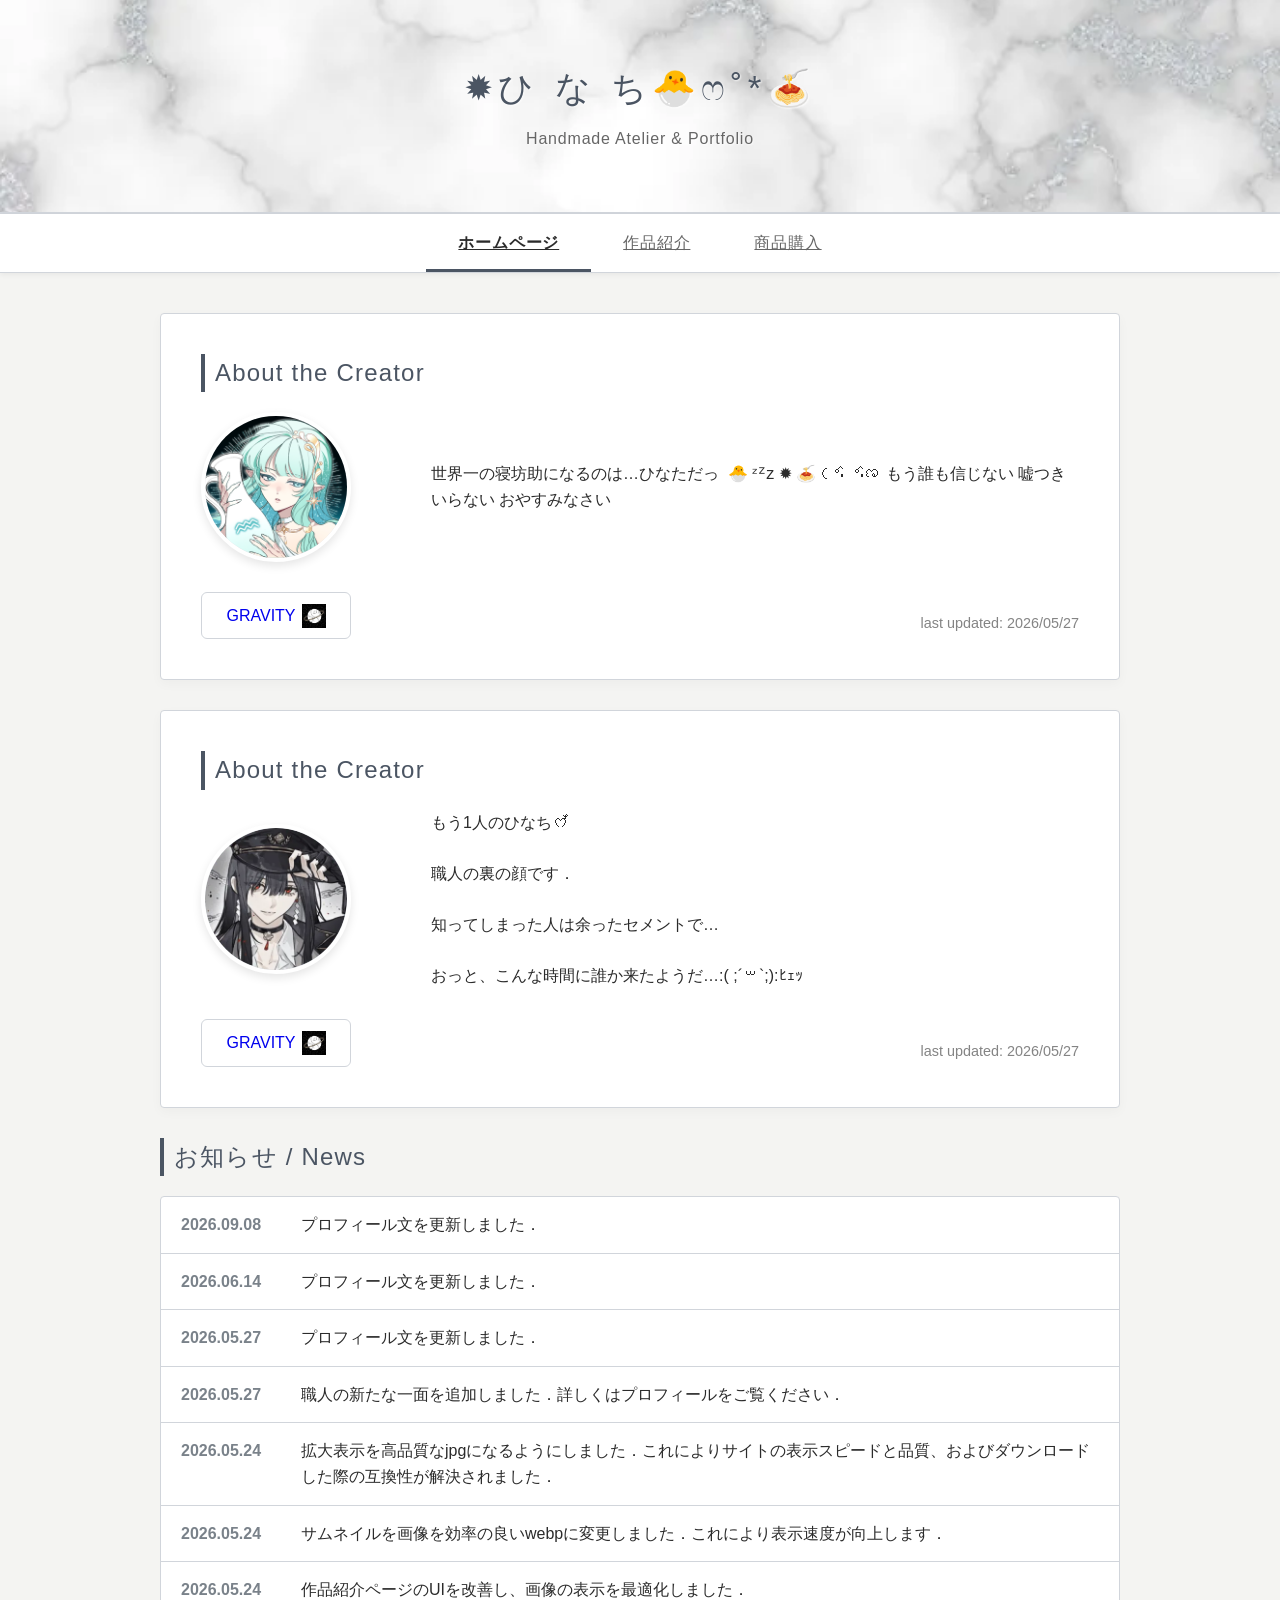
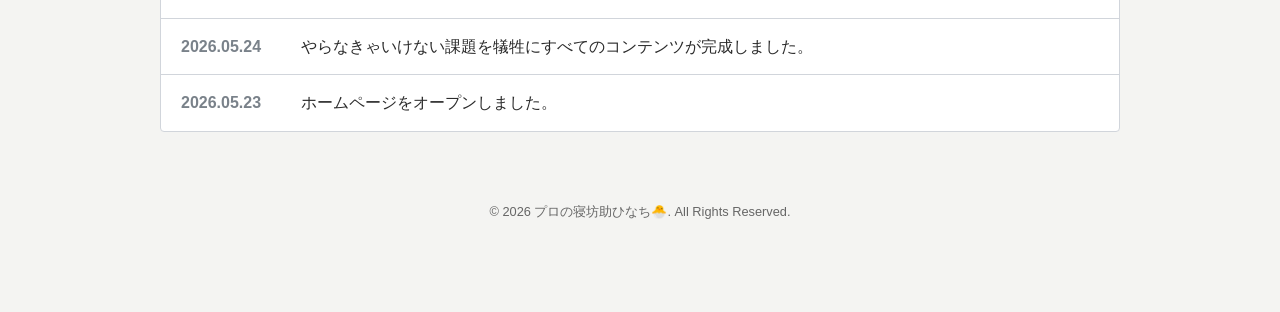
<file: index.html>
<!DOCTYPE html>
<html lang="ja">
<head>
    <meta charset="UTF-8">
    <meta name="viewport" content="width=device-width, initial-scale=1.0">
    <meta name="robots" content="noindex, nofollow">
    <title>Home - Creator's Portfolio</title>
    <link rel="icon" href="img/food/top.webp" type="image/png">
    <link rel="stylesheet" href="style.css">
</head>
<body>
    <header>
        <div class="header-container">
            <h1>✹ひ な ち🐣ෆ˚*🍝‪</h1>
            <p>Handmade Atelier & Portfolio</p>
        </div>
    </header>

    <nav>
        <a href="index.html" class="tab-button active">ホームページ</a>
        <a href="products.html" class="tab-button">作品紹介</a>
        <a href="purchase.html" class="tab-button">商品購入</a>
    </nav>

    <main class="container">
        <section class="profile-section">
            <h2>About the Creator</h2>
            <div class="profile-layout">
                <div class="profile-img">
                    <img src="img/hinata.png" alt="クリエイターの顔写真" class="profile-photo">
                </div>
                <div class="profile-text">
                    <p>
  世界一の寝坊助になるのは…ひなただっ

‪ 🐣 ᶻᙆz ✹ 🍝 ‪𛰙᭜𖫴𖫰𖫱𖫳𖫲𖫲𖫳𖫴𖫰𖫱꛰ ᭜𖫴𖫰𖫱𖫳𖫲𖫲𖫳𖫴𖫰𖫱꛰ಣ‬ 


もう誰も信じない
嘘つきいらない
おやすみなさい</p>
                </div>
                <div class="profile-sns">
                    <a href="https://www.gravity.place/user/1538753756" target="_blank" class="sns-button twitter">GRAVITY
                        <img src="img/gravity.webp" alt="GRAVITY" class="sns-icon-img">
                    </a>
                </div>
                <div class="profile-footer">
                    <span class="update-date">last updated: 2026/05/27</span>
                </div>
            </div>
        </section>

        <section class="profile-section">
            <h2>About the Creator</h2>
            <div class="profile-layout">
                <div class="profile-img">
                    <img src="img/urahinata.webp" alt="クリエイターの顔写真" class="profile-photo">
                </div>
                <div class="profile-text">
                    <p>もう1人のひなちꯁꯧ</p>
                    <p>　</p>
                    <p>職人の裏の顔です．</p>
                    <p>　</p>
                    <p>知ってしまった人は余ったセメントで…</p>
                    <p>　</p>
                    <p>おっと、こんな時間に誰か来たようだ…:( ;´꒳`;):ﾋｪｯ</p>
                </div>
                <div class="profile-sns">
                    <a href="./urahinata.html" target="_blank" class="sns-button twitter">GRAVITY
                        <img src="img/gravity.webp" alt="GRAVITY" class="sns-icon-img">
                    </a>
                </div>
                <div class="profile-footer">
                    <span class="update-date">last updated: 2026/05/27</span>
                </div>
            </div>
        </section>

        <section>
            <h2>お知らせ / News</h2>
            <ul class="news-list">
                <li class="news-item">
                    <span class="news-date">2026.09.08</span>
                    <span class="news-text">プロフィール文を更新しました．</span>
                </li>
                <li class="news-item">
                    <span class="news-date">2026.06.14</span>
                    <span class="news-text">プロフィール文を更新しました．</span>
                </li>
                <li class="news-item">
                    <span class="news-date">2026.05.27</span>
                    <span class="news-text">プロフィール文を更新しました．</span>
                </li>
                <li class="news-item">
                    <span class="news-date">2026.05.27</span>
                    <span class="news-text">職人の新たな一面を追加しました．詳しくはプロフィールをご覧ください．</span>
                </li>
                <li class="news-item">
                    <span class="news-date">2026.05.24</span>
                    <span class="news-text">拡大表示を高品質なjpgになるようにしました．これによりサイトの表示スピードと品質、およびダウンロードした際の互換性が解決されました．</span>
                </li>
                <li class="news-item">
                    <span class="news-date">2026.05.24</span>
                    <span class="news-text">サムネイルを画像を効率の良いwebpに変更しました．これにより表示速度が向上します．</span>
                </li>
                <li class="news-item">
                    <span class="news-date">2026.05.24</span>
                    <span class="news-text">作品紹介ページのUIを改善し、画像の表示を最適化しました．</span>
                </li>
                <li class="news-item">
                    <span class="news-date">2026.05.24</span>
                    <span class="news-text">やらなきゃいけない課題を犠牲にすべてのコンテンツが完成しました。</span>
                </li>
                <li class="news-item">
                    <span class="news-date">2026.05.23</span>
                    <span class="news-text">ホームページをオープンしました。</span>
                </li>
            </ul>
        </section>
    </main>

    <footer><p>&copy; 2026 プロの寝坊助ひなち🐣‪. All Rights Reserved.</p></footer>
</body>
</html>
</file>
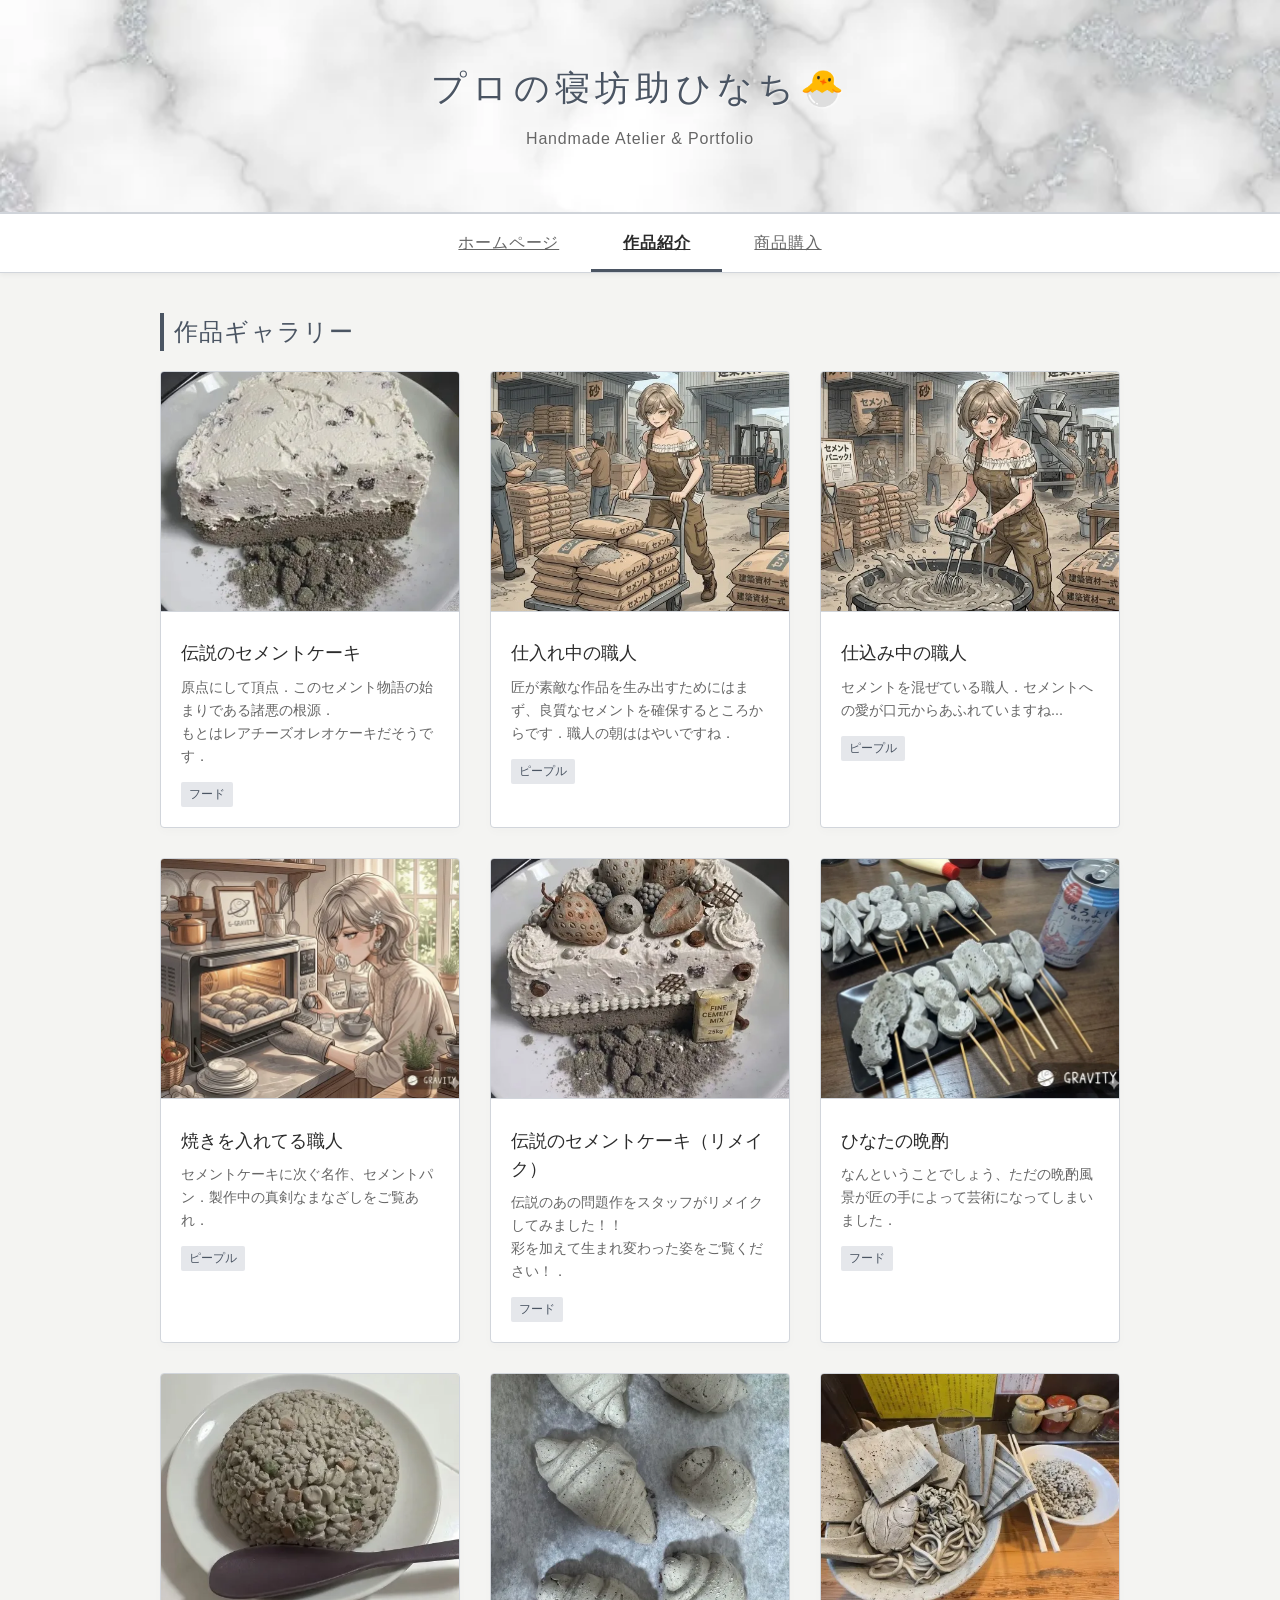
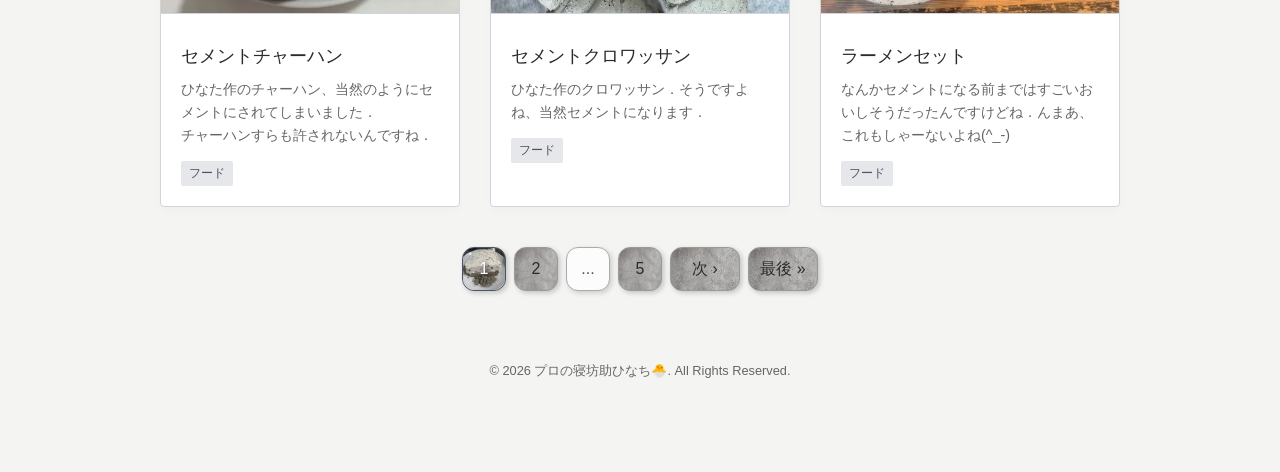
<file: products.html>
<!DOCTYPE html>
<html lang="ja">
<head>
    <meta charset="UTF-8">
    <meta name="viewport" content="width=device-width, initial-scale=1.0">
    <meta name="robots" content="noindex, nofollow">
    <title>Products - Creator's Portfolio</title>
    <link rel="icon" href="img/food/top.webp" type="image/png">
    <link rel="stylesheet" href="style.css">
</head>
<body>
    <header>
        <div class="header-container">
            <h1>プロの寝坊助ひなち🐣‪</h1>
            <p>Handmade Atelier & Portfolio</p>
        </div>
    </header>
    <nav>
        <a href="index.html" class="tab-button">ホームページ</a>
        <a href="products.html" class="tab-button active">作品紹介</a>
        <a href="purchase.html" class="tab-button">商品購入</a>
    </nav>

    <main class="container">
        <h2>作品ギャラリー</h2>
        <div class="product-grid">
            <div class="product-card">
                <img src="img/food/top.webp" data-full="img/jpg/food/top.jpg" alt="セメント" class="product-image" loading="lazy">
                <div class="product-info">
                    <h3 class="product-title">伝説のセメントケーキ</h3>
                    <p class="product-desc">原点にして頂点．このセメント物語の始まりである諸悪の根源．</br>もとはレアチーズオレオケーキだそうです．</p>
                    <span class="product-tag">フード</span>
                </div>
            </div>

            <div class="product-card">
                <img src="img/people/01.webp" data-full="img/jpg/people/01.jpg" alt="セメント" class="product-image" loading="lazy">
                <div class="product-info">
                    <h3 class="product-title">仕入れ中の職人</h3>
                    <p class="product-desc">匠が素敵な作品を生み出すためにはまず、良質なセメントを確保するところからです．職人の朝ははやいですね．</p>
                    <span class="product-tag">ピープル</span>
                </div>
            </div>

            <div class="product-card">
                <img src="img/people/05.webp" data-full="img/jpg/people/05.jpg" alt="セメント" class="product-image" loading="lazy">
                <div class="product-info">
                    <h3 class="product-title">仕込み中の職人</h3>
                    <p class="product-desc">セメントを混ぜている職人．セメントへの愛が口元からあふれていますね...</p>
                    <span class="product-tag">ピープル</span>
                </div>
            </div>

            <div class="product-card">
                <img src="img/people/02.webp" data-full="img/jpg/people/02.jpg" alt="セメント" class="product-image" loading="lazy">
                <div class="product-info">
                    <h3 class="product-title">焼きを入れてる職人</h3>
                    <p class="product-desc">セメントケーキに次ぐ名作、セメントパン．製作中の真剣なまなざしをご覧あれ．</p>
                    <span class="product-tag">ピープル</span>
                </div>
            </div>

            <div class="product-card">
                <img src="img/food/top2.webp" data-full="img/jpg/food/top2.jpg" alt="セメント" class="product-image" loading="lazy">
                <div class="product-info">
                    <h3 class="product-title">伝説のセメントケーキ（リメイク）</h3>
                    <p class="product-desc">伝説のあの問題作をスタッフがリメイクしてみました！！</br>彩を加えて生まれ変わった姿をご覧ください！．</p>
                    <span class="product-tag">フード</span>
                </div>
            </div>

            <div class="product-card">
                <img src="img/food/03.webp" data-full="img/jpg/food/03.jpg" alt="セメント" class="product-image" loading="lazy">
                <div class="product-info">
                    <h3 class="product-title">ひなたの晩酌</h3>
                    <p class="product-desc">なんということでしょう、ただの晩酌風景が匠の手によって芸術になってしまいました．</p>
                    <span class="product-tag">フード</span>
                </div>
            </div>

            <div class="product-card">
                <img src="img/food/04.webp" data-full="img/jpg/food/04.jpg" alt="セメント" class="product-image" loading="lazy">
                <div class="product-info">
                    <h3 class="product-title">セメントチャーハン</h3>
                    <p class="product-desc">ひなた作のチャーハン、当然のようにセメントにされてしまいました．</br>チャーハンすらも許されないんですね．</p>
                    <span class="product-tag">フード</span>
                </div>
            </div>

            <div class="product-card">
                <img src="img/food/05.webp" data-full="img/jpg/food/05.jpg" alt="セメント" class="product-image" loading="lazy">
                <div class="product-info">
                    <h3 class="product-title">セメントクロワッサン</h3>
                    <p class="product-desc">ひなた作のクロワッサン．そうですよね、当然セメントになります．</p>
                    <span class="product-tag">フード</span>
                </div>
            </div>

            <div class="product-card">
                <img src="img/food/06.webp" data-full="img/jpg/food/06.jpg" alt="セメント" class="product-image" loading="lazy">
                <div class="product-info">
                    <h3 class="product-title">ラーメンセット</h3>
                    <p class="product-desc">なんかセメントになる前まではすごいおいしそうだったんですけどね．んまあ、これもしゃーないよね(^_-)</p>
                    <span class="product-tag">フード</span>
                </div>
            </div>

            <div class="product-card">
                <img src="img/food/07.webp" data-full="img/jpg/food/07.jpg" alt="セメント" class="product-image" loading="lazy">
                <div class="product-info">
                    <h3 class="product-title">セメントたこ焼き</h3>
                    <p class="product-desc">最初見たときびっくりしましたよ？なんか月でも焼いてるんかと思ったわ．</p>
                    <span class="product-tag">フード</span>
                </div>
            </div>

            <div class="product-card">
                <img src="img/people/03.webp" data-full="img/jpg/people/03.jpg" alt="セメント" class="product-image" loading="lazy">
                <div class="product-info">
                    <h3 class="product-title">プロの寝坊助</h3>
                    <p class="product-desc">寝坊してしまった職人．まぁそういうときもありますよね．いつもお疲れ様です．</p>
                    <span class="product-tag">ピープル</span>
                </div>
            </div>

            <div class="product-card">
                <img src="img/food/08.webp" data-full="img/jpg/food/08.jpg" alt="セメント" class="product-image" loading="lazy">
                <div class="product-info">
                    <h3 class="product-title">セメントステーキ</h3>
                    <p class="product-desc">す、すごいおいしそうなステーキですね．嚙み切れればの話ですが．あはは</p>
                    <span class="product-tag">フード</span>
                </div>
            </div>

            <div class="product-card">
                <img src="img/food/09.webp" data-full="img/jpg/food/09.jpg" alt="セメント" class="product-image" loading="lazy">
                <div class="product-info">
                    <h3 class="product-title">セメントハンバーグ</h3>
                    <p class="product-desc">おいしそうだった定食ですね．なんかセメントになってから色が単調というかなんというか．ひなた野菜ちゃんと食べようね？？</p>
                    <span class="product-tag">フード</span>
                </div>
            </div>

            <div class="product-card">
                <img src="img/food/10.webp" data-full="img/jpg/food/10.jpg" alt="セメント" class="product-image" loading="lazy">
                <div class="product-info">
                    <h3 class="product-title">セメントクッキー</h3>
                    <p class="product-desc">これは唯一セメント化してもあんま違和感なかった一品ですね．ちょっと焼きすぎたのかな？ぐらい．</p>
                    <span class="product-tag">フード</span>
                </div>
            </div>

            <div class="product-card">
                <img src="img/food/11.webp" data-full="img/jpg/food/11.jpg" alt="セメント" class="product-image" loading="lazy">
                <div class="product-info">
                    <h3 class="product-title">チョコチップクッキー</h3>
                    <p class="product-desc">なんか、うん、まあ．これチョコチップか？石じゃね？？</p>
                    <span class="product-tag">フード</span>
                </div>
            </div>

            <div class="product-card">
                <img src="img/food/12.webp" data-full="img/jpg/food/12.jpg" alt="セメント" class="product-image" loading="lazy">
                <div class="product-info">
                    <h3 class="product-title">トウモロコシパン</h3>
                    <p class="product-desc">セメント化したトウモロコシパンです．これ最初見たときゴジラの背中かと思ったわ．</p>
                    <span class="product-tag">フード</span>
                </div>
            </div>

            <div class="product-card">
                <img src="img/food/13.webp" data-full="img/jpg/food/13.jpg" alt="セメント" class="product-image" loading="lazy">
                <div class="product-info">
                    <h3 class="product-title">セメントラーメン</h3>
                    <p class="product-desc">ラーメンやね、うん．これ海苔どうなってんの？分厚くねwww</p>
                    <span class="product-tag">フード</span>
                </div>
            </div>

            <div class="product-card">
                <img src="img/food/14.webp" data-full="img/jpg/food/14.jpg" alt="セメント" class="product-image" loading="lazy">
                <div class="product-info">
                    <h3 class="product-title">ピクニック～セメントを添えて～</h3>
                    <p class="product-desc">たまにはお外でピクニックするのも開放的でいいですよね．そんな時でもセメントはついてきます．</p>
                    <span class="product-tag">フード</span>
                </div>
            </div>

            <div class="product-card">
                <img src="img/food/34.webp" data-full="img/jpg/food/34.jpg" alt="セメント" class="product-image" loading="lazy">
                <div class="product-info">
                    <h3 class="product-title">ホテルの朝食ビュッフェ</h3>
                    <p class="product-desc">おいしそうだった朝食が一瞬でこの通り！！てか朝からこの量いけるのすごくね？割と結構尊敬なう．</p>
                    <span class="product-tag">フード</span>
                </div>
            </div>

            <div class="product-card">
                <img src="img/food/01.webp" data-full="img/jpg/food/01.jpg" alt="セメント" class="product-image" loading="lazy">
                <div class="product-info">
                    <h3 class="product-title">ス〇バのセット</h3>
                    <p class="product-desc">某ス〇バのドリンクセットが匠の手によってなんということでしょう、セメント仕様になってしまいました．</p>
                    <span class="product-tag">フード</span>
                </div>
            </div>

            <div class="product-card">
                <img src="img/food/02.webp" data-full="img/jpg/food/02.jpg" alt="セメント" class="product-image" loading="lazy">
                <div class="product-info">
                    <h3 class="product-title">ス〇バのドリンク</h3>
                    <p class="product-desc">某ス〇バのドリンクが匠の手によってなんということでしょう、セメント仕様になってしまいました．</p>
                    <span class="product-tag">フード</span>
                </div>
            </div>

            <div class="product-card">
                <img src="img/food/15.webp" data-full="img/jpg/food/15.jpg" alt="セメント" class="product-image" loading="lazy">
                <div class="product-info">
                    <h3 class="product-title">軽食</h3>
                    <p class="product-desc">なんか確か朝ごはんだっけ？のやつですね．なんか気づいたら食べ物だけじゃなくて缶ごとセメントにしてら．</p>
                    <span class="product-tag">フード</span>
                </div>
            </div>

            <div class="product-card">
                <img src="img/food/16.webp" data-full="img/jpg/food/16.jpg" alt="セメント" class="product-image" loading="lazy">
                <div class="product-info">
                    <h3 class="product-title">K〇C</h3>
                    <p class="product-desc">これはセメントにできる部分が少なくて残念でしたね．包装をとってから写真撮れよbyスタッフ</p>
                    <span class="product-tag">フード</span>
                </div>
            </div>

            <div class="product-card">
                <img src="img/people/06.webp" data-full="img/jpg/people/06.jpg" alt="セメント" class="product-image" loading="lazy">
                <div class="product-info">
                    <h3 class="product-title">ひな鳥</h3>
                    <p class="product-desc">その時のアイコンとファンマをモチーフに箱開けように作りました．もちろんひなたなので粒部分はセメント製．みんなよき粒箱でありますように．</p>
                    <span class="product-tag">ピープル</span>
                </div>
            </div>

            <div class="product-card">
                <img src="img/food/17.webp" data-full="img/jpg/food/17.jpg" alt="セメント" class="product-image" loading="lazy">
                <div class="product-info">
                    <h3 class="product-title">セメント餃子</h3>
                    <p class="product-desc">さすがひなたというべきか．マジで普通にきれいな形で突っ込みどころがなさすぎるのでセメントにしときました．</p>
                    <span class="product-tag">フード</span>
                </div>
            </div>

            <div class="product-card">
                <img src="img/food/18.webp" data-full="img/jpg/food/18.jpg" alt="セメント" class="product-image" loading="lazy">
                <div class="product-info">
                    <h3 class="product-title">たこ焼き晩酌</h3>
                    <p class="product-desc">たこ焼き第二弾ですね．今回はお店で食べてるようです．てか勢い余ってグラスごとセメントに...おそろしいですね．</p>
                    <span class="product-tag">フード</span>
                </div>
            </div>

            <div class="product-card">
                <img src="img/food/19.webp" data-full="img/jpg/food/19.jpg" alt="セメント" class="product-image" loading="lazy">
                <div class="product-info">
                    <h3 class="product-title">セメントピザ</h3>
                    <p class="product-desc">パンのピザ版ですね．当然これもセメントになりました．めでたしめでたし．</p>
                    <span class="product-tag">フード</span>
                </div>
            </div>

            <div class="product-card">
                <img src="img/food/20.webp" data-full="img/jpg/food/20.jpg" alt="セメント" class="product-image" loading="lazy">
                <div class="product-info">
                    <h3 class="product-title">セメントチーズカレー</h3>
                    <p class="product-desc">これタイトル読まずにわかった人います？こちらは職人自らいただいてるシーンがあるのでぜひご覧ください．</p>
                    <span class="product-tag">フード</span>
                </div>
            </div>

            <div class="product-card">
                <img src="img/people/04.webp" data-full="img/jpg/people/04.jpg" alt="セメント" class="product-image" loading="lazy">
                <div class="product-info">
                    <h3 class="product-title">セメントカレーを食べる職人</h3>
                    <p class="product-desc">一個前の例のカレーですね．満面の笑みできっとすごいおいしかったんでしょうね．</p>
                    <span class="product-tag">ピープル</span>
                </div>
            </div>

            <div class="product-card">
                <img src="img/food/21.webp" data-full="img/jpg/food/21.jpg" alt="セメント" class="product-image" loading="lazy">
                <div class="product-info">
                    <h3 class="product-title">セメントしゃぶしゃぶ</h3>
                    <p class="product-desc">これ奥の方だけなんか錆てるみたいな色になったんですけどこれもまた一興ということで．</p>
                    <span class="product-tag">フード</span>
                </div>
            </div>

            <div class="product-card">
                <img src="img/food/22.webp" data-full="img/jpg/food/22.jpg" alt="セメント" class="product-image" loading="lazy">
                <div class="product-info">
                    <h3 class="product-title">セメントアイス</h3>
                    <p class="product-desc">これって何味なんでしょうね．きっとセメント味だと思います！てことでセメントを食べたことある方、感想お待ちしております．</p>
                    <span class="product-tag">フード</span>
                </div>
            </div>
            
            <div class="product-card">
                <img src="img/food/23.webp" data-full="img/jpg/food/23.jpg" alt="セメント" class="product-image" loading="lazy">
                <div class="product-info">
                    <h3 class="product-title">セメントパン第二弾</h3>
                    <p class="product-desc">うん、パンですよパン．最近パン作りすぎじゃね？</br>米も食え米も．</p>
                    <span class="product-tag">フード</span>
                </div>
            </div>

            <div class="product-card">
                <img src="img/food/24.webp" data-full="img/jpg/food/24.jpg" alt="セメント" class="product-image" loading="lazy">
                <div class="product-info">
                    <h3 class="product-title">マ〇クセット</h3>
                    <p class="product-desc">あのマ〇クのセットですね．そろそろ怒られそうで怖いです．あとパッケージごとセメントに...もう職人超えてメデューサなのでは？？</p>
                    <span class="product-tag">フード</span>
                </div>
            </div>

            <div class="product-card">
                <img src="img/food/25.webp" data-full="img/jpg/food/25.jpg" alt="セメント" class="product-image" loading="lazy">
                <div class="product-info">
                    <h3 class="product-title">セメント餃子第二弾</h3>
                    <p class="product-desc">一回目の試作が成功して量産したんでしょうか？みんなでDMまでねだりに行こうぜ．</p>
                    <span class="product-tag">フード</span>
                </div>
            </div>

            <div class="product-card">
                <img src="img/food/26.webp" data-full="img/jpg/food/26.jpg" alt="セメント" class="product-image" loading="lazy">
                <div class="product-info">
                    <h3 class="product-title">やらかしひなた</h3>
                    <p class="product-desc">レンチンしたご飯を取り出そうとしたらめっちゃ熱くて手を放しちゃったらしいです．いやそらそうやろ、ポンコツなところも職人のチャームポイントですよね♪</p>
                    <span class="product-tag">フード</span>
                </div>
            </div>

            <div class="product-card">
                <img src="img/food/27.webp" data-full="img/jpg/food/27.jpg" alt="セメント" class="product-image" loading="lazy">
                <div class="product-info">
                    <h3 class="product-title">セメントバレンタイン</h3>
                    <p class="product-desc">師匠によるバレンタイン！！ちゃんと形を保ってて原点のセメントケーキとは大違いですね．てか普通にクオリティたけぇ、うまそうよこせ．</p>
                    <span class="product-tag">フード</span>
                </div>
            </div>

            <div class="product-card">
                <img src="img/food/28.webp" data-full="img/jpg/food/28.jpg" alt="セメント" class="product-image" loading="lazy">
                <div class="product-info">
                    <h3 class="product-title">ミ〇ド</h3>
                    <p class="product-desc">なんかドーナツ食ってらあ、それにしてもこの量いけるのマジですげえワイ二個で死ぬ自信ある．</p>
                    <span class="product-tag">フード</span>
                </div>
            </div>

            <div class="product-card">
                <img src="img/food/29.webp" data-full="img/jpg/food/29.jpg" alt="セメント" class="product-image" loading="lazy">
                <div class="product-info">
                    <h3 class="product-title">セメントル〇ンド</h3>
                    <p class="product-desc">ル〇ンドですね、これひなためっちゃお気に入りらしくて買い占めてるらしいです．売り切れてたらひなたのせいなのでクレームはひなたまで．</p>
                    <span class="product-tag">フード</span>
                </div>
            </div>

            <div class="product-card">
                <img src="img/food/30.webp" data-full="img/jpg/food/30.jpg" alt="セメント" class="product-image" loading="lazy">
                <div class="product-info">
                    <h3 class="product-title">ケーキ屋さんのケーキ</h3>
                    <p class="product-desc">変換する前はおいしそうなケーキでしたよ．てか普通にうまそうなもん食ってんなあ、よこせえええぇぇぇ．</p>
                    <span class="product-tag">フード</span>
                </div>
            </div>

            <div class="product-card">
                <img src="img/food/31.webp" data-full="img/jpg/food/31.jpg" alt="セメント" class="product-image" loading="lazy">
                <div class="product-info">
                    <h3 class="product-title">マ〇ク第二弾</h3>
                    <p class="product-desc">例のごとくパッケージごといってますね．うちらの職人っていつからメデューサになってしまったんでしょうか？</p>
                    <span class="product-tag">フード</span>
                </div>
            </div>

            <div class="product-card">
                <img src="img/food/32.webp" data-full="img/jpg/food/32.jpg" alt="セメント" class="product-image" loading="lazy">
                <div class="product-info">
                    <h3 class="product-title">ずぼら飯</h3>
                    <p class="product-desc">一人暮らしあるあるのめんどいときに食べるインスタント三昧ですね．セメントにするとあら不思議！ぱっと見インスタントだって気づけませんね．</p>
                    <span class="product-tag">フード</span>
                </div>
            </div>

            <div class="product-card">
                <img src="img/food/33.webp" data-full="img/jpg/food/33.jpg" alt="セメント" class="product-image" loading="lazy">
                <div class="product-info">
                    <h3 class="product-title">セメントワッフル</h3>
                    <p class="product-desc">これ説明いります？ワッフルですね．ｳﾝｳﾝ</p>
                    <span class="product-tag">フード</span>
                </div>
            </div>
            <!-- 他の商品カードも同様に配置 -->
        </div>
    </main>
    <div id="pagination" class="pagination"></div> <!-- これが必要です！ -->
    <footer>
        <p>&copy; 2026 プロの寝坊助ひなち🐣‪. All Rights Reserved.</p>
    </footer>
        <div id="imageModal" class="modal" onclick="this.style.display='none'">
        <span class="close">&times;</span>
    <img class="modal-content" id="modalImg">
    </div>

    <script src="script.js"></script>
</body>
</html>
</file>
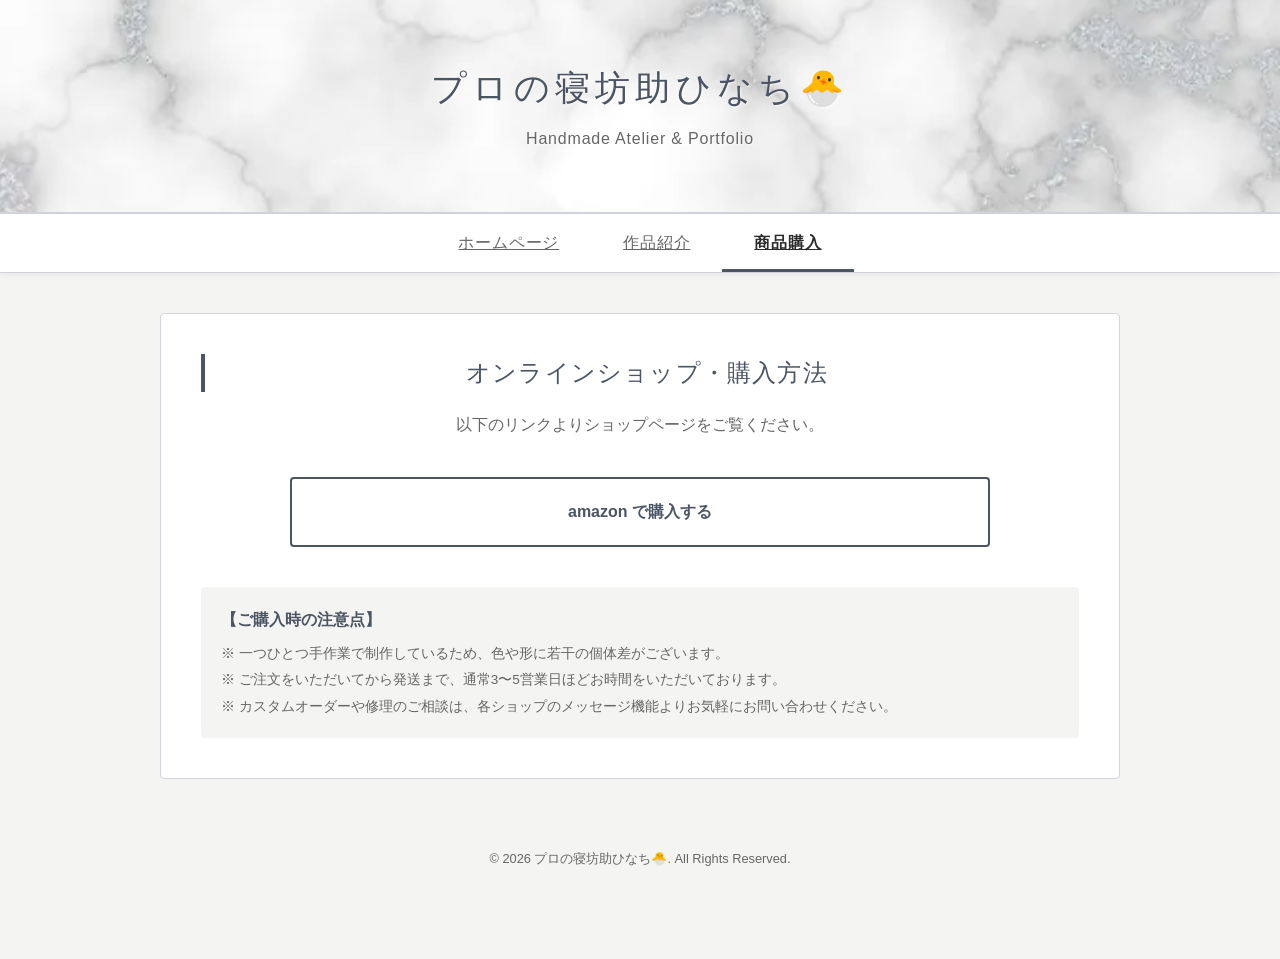
<file: purchase.html>
<!DOCTYPE html>
<html lang="ja">
<head>
    <meta charset="UTF-8">
    <meta name="viewport" content="width=device-width, initial-scale=1.0">
    <meta name="robots" content="noindex, nofollow">
    <title>Purchase - Creator's Portfolio</title>
    <link rel="icon" href="img/food/top.webp" type="image/png">
    <link rel="stylesheet" href="style.css">
</head>
<body>
    <header>
        <div class="header-container">
            <h1>プロの寝坊助ひなち🐣‪</h1>
            <p>Handmade Atelier & Portfolio</p>
        </div>
    </header>
    <nav>
        <a href="index.html" class="tab-button">ホームページ</a>
        <a href="products.html" class="tab-button">作品紹介</a>
        <a href="purchase.html" class="tab-button active">商品購入</a>
    </nav>

    <main class="container">
        <div class="shop-section">
            <h2>オンラインショップ・購入方法</h2>
            <p class="shop-intro">以下のリンクよりショップページをご覧ください。</p>
            <div class="shop-links">
                <a href="https://www.amazon.co.jp/s?k=%E3%82%BB%E3%83%A1%E3%83%B3%E3%83%88&crid=3P29I95A364TU&sprefix=%E3%82%BB%E3%83%A1%E3%83%B3%E3%83%88%2Caps%2C181&ref=nb_sb_noss_1" target="_blank" class="shop-button">amazon で購入する</a>
            </div>

            <div class="shop-notice">
                    <h3 style="font-size: 1rem; margin-bottom: 10px; color: var(--cement-dark);">【ご購入時の注意点】</h3>
                    <p style="font-size: 0.85rem; margin-bottom: 5px;">※ 一つひとつ手作業で制作しているため、色や形に若干の個体差がございます。</p>
                    <p style="font-size: 0.85rem; margin-bottom: 5px;">※ ご注文をいただいてから発送まで、通常3〜5営業日ほどお時間をいただいております。</p>
                    <p style="font-size: 0.85rem; margin-bottom: 0;">※ カスタムオーダーや修理のご相談は、各ショップのメッセージ機能よりお気軽にお問い合わせください。</p>
                </div>
        </div>
    </main>
    <footer>
        <p>&copy; 2026 プロの寝坊助ひなち🐣‪. All Rights Reserved.</p>
    </footer>
</body>
</html>
</file>
<file: style.css>
:root {
    --bg-color: #f4f4f2;
    --panel-bg: #ffffff;
    --text-main: #2b2b2b;
    --text-sub: #666666;
    --accent: #7a828a;
    --border-color: #d1d5db;
    --cement-light: #e5e7eb;
    --cement-dark: #4b5563;
}

* {
    box-sizing: border-box;
    margin: 0;
    padding: 0;
}

body {
    font-family: 'Helvetica Neue', Arial, 'Hiragino Kaku Gothic ProN', 'Hiragino Sans', Meiryo, sans-serif;
    background-color: var(--bg-color);
    color: var(--text-main);
    line-height: 1.6;
    padding-bottom: 60px;
}

/* ヘッダーデザイン */
header {
    /* 画像を背景に指定し、中央に配置して全体を覆う設定 */
    background: url('img/marble.webp') no-repeat center center;
    background-size: cover; 
    
    border-bottom: 2px solid var(--border-color);
    padding: 60px 20px;
    text-align: center;
    /* 文字を読みやすくするために少し影を落とす（任意） */
    text-shadow: 1px 1px 2px rgba(255, 255, 255, 0.8); 
}

.header-container h1 {
    font-size: 2.2rem;
    font-weight: 300;
    letter-spacing: 0.15em;
    color: var(--cement-dark);
    margin-bottom: 10px;
    text-transform: uppercase;
}

.header-container p {
    font-size: 1rem;
    color: var(--text-sub);
    letter-spacing: 0.05em;
}

/* ナビゲーションタブ */
nav {
    display: flex;
    justify-content: center;
    background-color: var(--panel-bg);
    border-bottom: 1px solid var(--border-color);
    position: sticky;
    top: 0;
    z-index: 100;
    box-shadow: 0 2px 5px rgba(0,0,0,0.05);
}

.tab-button {
    background: none;
    border: none;
    outline: none;
    padding: 16px 32px;
    font-size: 1rem;
    font-weight: 500;
    color: var(--text-sub);
    cursor: pointer;
    transition: all 0.3s ease;
    position: relative;
    letter-spacing: 0.05em;
}

.tab-button:hover {
    color: var(--text-main);
    background-color: rgba(0,0,0,0.02);
}

.tab-button.active {
    color: var(--text-main);
    font-weight: bold;
}

.tab-button.active::after {
    content: '';
    position: absolute;
    bottom: 0;
    left: 0;
    width: 100%;
    height: 3px;
    background-color: var(--cement-dark);
}

/* メインコンテンツ枠 */
.container {
    max-width: 1000px;
    margin: 40px auto;
    padding: 0 20px;
}

.tab-content {
    display: none;
    animation: fadeIn 0.4s ease;
}

.tab-content.active {
    display: block;
}

@keyframes fadeIn {
    from { opacity: 0; transform: translateY(10px); }
    to { opacity: 1; transform: translateY(0); }
}

h2 {
    font-size: 1.5rem;
    font-weight: 400;
    color: var(--cement-dark);
    margin-bottom: 20px;
    padding-left: 10px;
    border-left: 4px solid var(--cement-dark);
    letter-spacing: 0.05em;
}

/* --- タブ1: ホームページ用スタイル --- */
.profile-section {
    background-color: var(--panel-bg);
    padding: 40px;
    border-radius: 4px;
    box-shadow: 0 4px 12px rgba(0,0,0,0.03);
    border: 1px solid var(--border-color);
    margin-bottom: 30px;
}

.profile-layout {
    display: grid;
    grid-template-columns: 200px 1fr;
    gap: 30px;
    align-items: center;
}

@media (max-width: 600px) {
    .profile-layout { grid-template-columns: 1fr; text-align: center; }
    .profile-img { margin: 0 auto; }
}

.profile-img {
    width: 150px;
    height: 150px;
    background-color: var(--cement-light);
    border-radius: 50%;
    display: flex;
    align-items: center;
    justify-content: center;
    color: var(--text-sub);
    font-size: 0.9rem;
}

.news-list {
    list-style: none;
    background-color: var(--panel-bg);
    border: 1px solid var(--border-color);
    border-radius: 4px;
}

.news-item {
    padding: 15px 20px;
    border-bottom: 1px solid var(--border-color);
    display: flex;
    gap: 20px;
}

.news-item:last-child { border-bottom: none; }
.news-date { font-weight: bold; color: var(--accent); min-width: 100px; }

/* --- タブ2: 商品紹介ページ用スタイル --- */
.product-grid {
    display: grid;
    grid-template-columns: repeat(auto-fill, minmax(280px, 1fr));
    gap: 30px;
}

.product-card {
    background-color: var(--panel-bg);
    border: 1px solid var(--border-color);
    border-radius: 4px;
    overflow: hidden;
    box-shadow: 0 4px 10px rgba(0,0,0,0.02);
    transition: transform 0.3s ease, box-shadow 0.3s ease;
}

.product-card:hover {
    transform: translateY(-5px);
    box-shadow: 0 8px 20px rgba(0,0,0,0.06);
}

.product-image-placeholder {
    width: 100%;
    height: 240px;
    background-color: var(--cement-light);
    display: flex;
    align-items: center;
    justify-content: center;
    color: var(--text-sub);
}

.product-info { padding: 20px; }
.product-title { font-size: 1.1rem; font-weight: 500; margin-bottom: 8px; }
.product-desc { font-size: 0.9rem; color: var(--text-sub); margin-bottom: 12px; }
.product-tag {
    display: inline-block;
    background-color: var(--cement-light);
    color: var(--cement-dark);
    font-size: 0.75rem;
    padding: 3px 8px;
    border-radius: 2px;
}

/* --- タブ3: 商品購入ページ用スタイル --- */
.shop-section {
    background-color: var(--panel-bg);
    padding: 40px;
    border-radius: 4px;
    border: 1px solid var(--border-color);
    text-align: center;
}

.shop-intro { max-width: 600px; margin: 0 auto 40px auto; color: var(--text-sub); }
.shop-links {
    display: grid;
    grid-template-columns: repeat(auto-fit, minmax(220px, 1fr));
    gap: 20px;
    max-width: 700px;
    margin: 0 auto;
}

.shop-button {
    display: block;
    padding: 20px;
    background-color: var(--panel-bg);
    border: 2px solid var(--cement-dark);
    color: var(--cement-dark);
    text-decoration: none;
    font-weight: bold;
    border-radius: 4px;
    transition: all 0.3s ease;
}

.shop-button:hover {
    background-color: var(--cement-dark);
    color: #ffffff;
}

.shop-notice {
    margin-top: 40px;
    padding: 20px;
    background-color: var(--bg-color);
    border-radius: 4px;
    font-size: 0.9rem;
    color: var(--text-sub);
    text-align: left;
}

.product-image {
    width: 100%;
    height: 240px; /* 前回のプレースホルダーと同じ高さ */
    object-fit: cover; /* 画像の比率を保ったまま枠いっぱいに表示 */
    border-bottom: 1px solid var(--border-color);
}

/* プロフィール画像を丸く、枠いっぱいに表示する設定 */
.profile-img {
    width: 150px;
    height: 150px;
    border-radius: 50%; /* 枠を丸くする */
    overflow: hidden;    /* 枠からはみ出た画像を切る */
    background-color: var(--cement-light); /* 画像がない時の背景色 */
    display: flex;
    align-items: center;
    justify-content: center;
    border: 4px solid var(--panel-bg);
    box-shadow: 0 4px 10px rgba(0,0,0,0.1);[cite: 3]
}

.profile-photo {
    width: 100%;
    height: 100%;
    object-fit: cover; /* 画像を歪ませずに枠にフィットさせる */
}

/* SNSボタンの親要素（外枠） */
.profile-sns {
    border: 1px solid var(--border-color); /* 全体の外枠 */
    background-color: var(--panel-bg);
    border-radius: 6px;
    display: flex;
    flex-direction: column;
    width: 150px; /* 画像の幅に合わせる */
    overflow: hidden; /* 角丸からはみ出すホバー背景をカット */
}

/* ボタン自体の調整 */
.sns-button {
    display: flex;
    align-items: center;
    justify-content: center; /* 中身を中央揃えに */
    gap: 6px; /* アイコンと文字の間隔をタイトに */
    padding: 10px 0; /* 左右の余白を削り、上下だけで高さを調整 */
    font-size: 1.0rem;
    text-decoration: none;[cite: 3]
    color: var(--cement-dark);
    /* ボタン個別の枠線は削除して外枠と統合 */
    border: none; 
    border-bottom: 1px solid var(--border-color); /* ボタンの間の区切り線 */
    transition: 0.2s;
}

/* 最後のボタンだけ下の区切り線を消す */
.sns-button:last-child {
    border-bottom: none;
}

/* ホバー演出（外枠とぴったり重なるように） */
.sns-button:hover {
    background-color: var(--cement-dark);
    color: #ffffff;
    /* transform: translateY は外枠からはみ出すので削除 */
}

/* アイコン画像のサイズ */
.sns-icon-img {
    width: 24px;
    height: 24px;
    object-fit: contain;
}

/* 拡大画面の背景 */
.modal {
    display: none; /* 最初は隠す */
    position: fixed;
    z-index: 1000;
    top: 0; left: 0;
    width: 100%; height: 100%;
    background-color: rgba(0, 0, 0, 0.8); /* 背景を暗くする */
    align-items: center;
    justify-content: center;
}

/* 拡大される画像 */
.modal-content {
    max-width: 90%;
    max-height: 90%;
    margin: auto;
    display: block;
    border: 3px solid #fff;
    border-radius: 4px;
}

/* 閉じるボタン */
.close {
    position: absolute;
    top: 20px; right: 35px;
    color: #fff;
    font-size: 40px;
    font-weight: bold;
    cursor: pointer;
}

.profile-footer {
    text-align: right;    /* 右寄せにする[cite: 3, 5] */
    margin-top: 15px;     /* 文章との間に隙間を作る */
}

.update-date {
    font-size: 0.9rem;      /* 小さすぎないサイズに変更 */
    color: #666666;          /* 以前より少し濃い、読めるグレーに変更[cite: 3, 5] */
    margin-left: 10px;
    font-weight: 500;        /* ほんの少しだけ太くして視認性を上げる */
    opacity: 0.8;            /* 透けさせすぎない[cite: 3] */
}

.pagination {
    display: flex;
    justify-content: center;
    align-items: center;
    gap: 8px; /* ボタン同士の隙間を広げる[cite: 7] */
    margin: 40px 0;
}

.page-btn {
    min-width: 44px;
    height: 44px;
    padding: 0 10px;
    font-size: 1rem;
    cursor: pointer;
    transition: 0.2s;
    border-radius: 12px; /* 角を丸く落とす[cite: 7] */
    border: 1px solid #999;

    /* セメントの画像を指定（パスは自分の環境に合わせて調整してください） */
    background-image: url('img/cement.webp'); 
    background-size: cover;
    background-position: center;
    
    /* 文字を見やすくするためのオーバーレイ */
    color: #2b2b2b;[cite: 7]
    font-weight: bold;
    box-shadow: 2px 2px 5px rgba(0,0,0,0.2);
}

.nav-btn {
    min-width: 70px;   /* 文字が入るボタンは少し幅広に[cite: 7] */
    background-color: var(--cement-light) !important;[cite: 7]
}

.page-dots {
    color: var(--text-sub);[cite: 7]
    padding: 0 5px;
    font-weight: bold;
}

.page-btn.active {
    /* 1. 背景のセメント画像はそのまま、明度を下げないように設定 */
    background-image: url('img/cement.webp') !important;
    
    /* 2. 文字色を完全に白にするか、視認性を高めるために調整 */
    color: #ffffff !important;
    text-shadow: 1px 1px 4px rgba(0,0,0,0.8); /* 文字を浮き立たせて読みやすくする */
    
    border-color: var(--cement-dark);
    position: relative;
    z-index: 1;
    overflow: hidden;
}

/* 数字の背後に表示する画像の設定 */
.page-btn.active::after {
    content: '';
    position: absolute;
    top: 0; /* 50%指定より0固定の方がズレにくいです */
    left: 0;
    width: 100%;
    height: 100%;
    /* transform: translate は不要になるので削除 */
    
    background-image: url('img/food/top.webp'); 
    background-size: cover;
    background-position: center;
    
    /* 3. 透明度を少し上げることで「黒っぽさ」を解消し画像を明るく出す */
    opacity: 1.5; 
    z-index: -1;
    transition: 0.3s;
}

.dot-btn {
    /* 数字ボタンと同じセメント背景とサイズを継承 */
    /* セメント画像を打ち消して白にする */
    background-image: none !important; 
    background-color: #ffffff !important;
    background-size: cover;
    opacity: 0.8; /* 少しだけ透けさせて「数字とは違う」ことを演出 */
    cursor: pointer;
}

.dot-btn:hover {
    opacity: 1;
    transform: scale(1.1); /* ホバーした時に少し大きくして「押せる感」を出す */
}

footer { text-align: center; padding: 30px; color: var(--text-sub); font-size: 0.8rem; }
</file>
